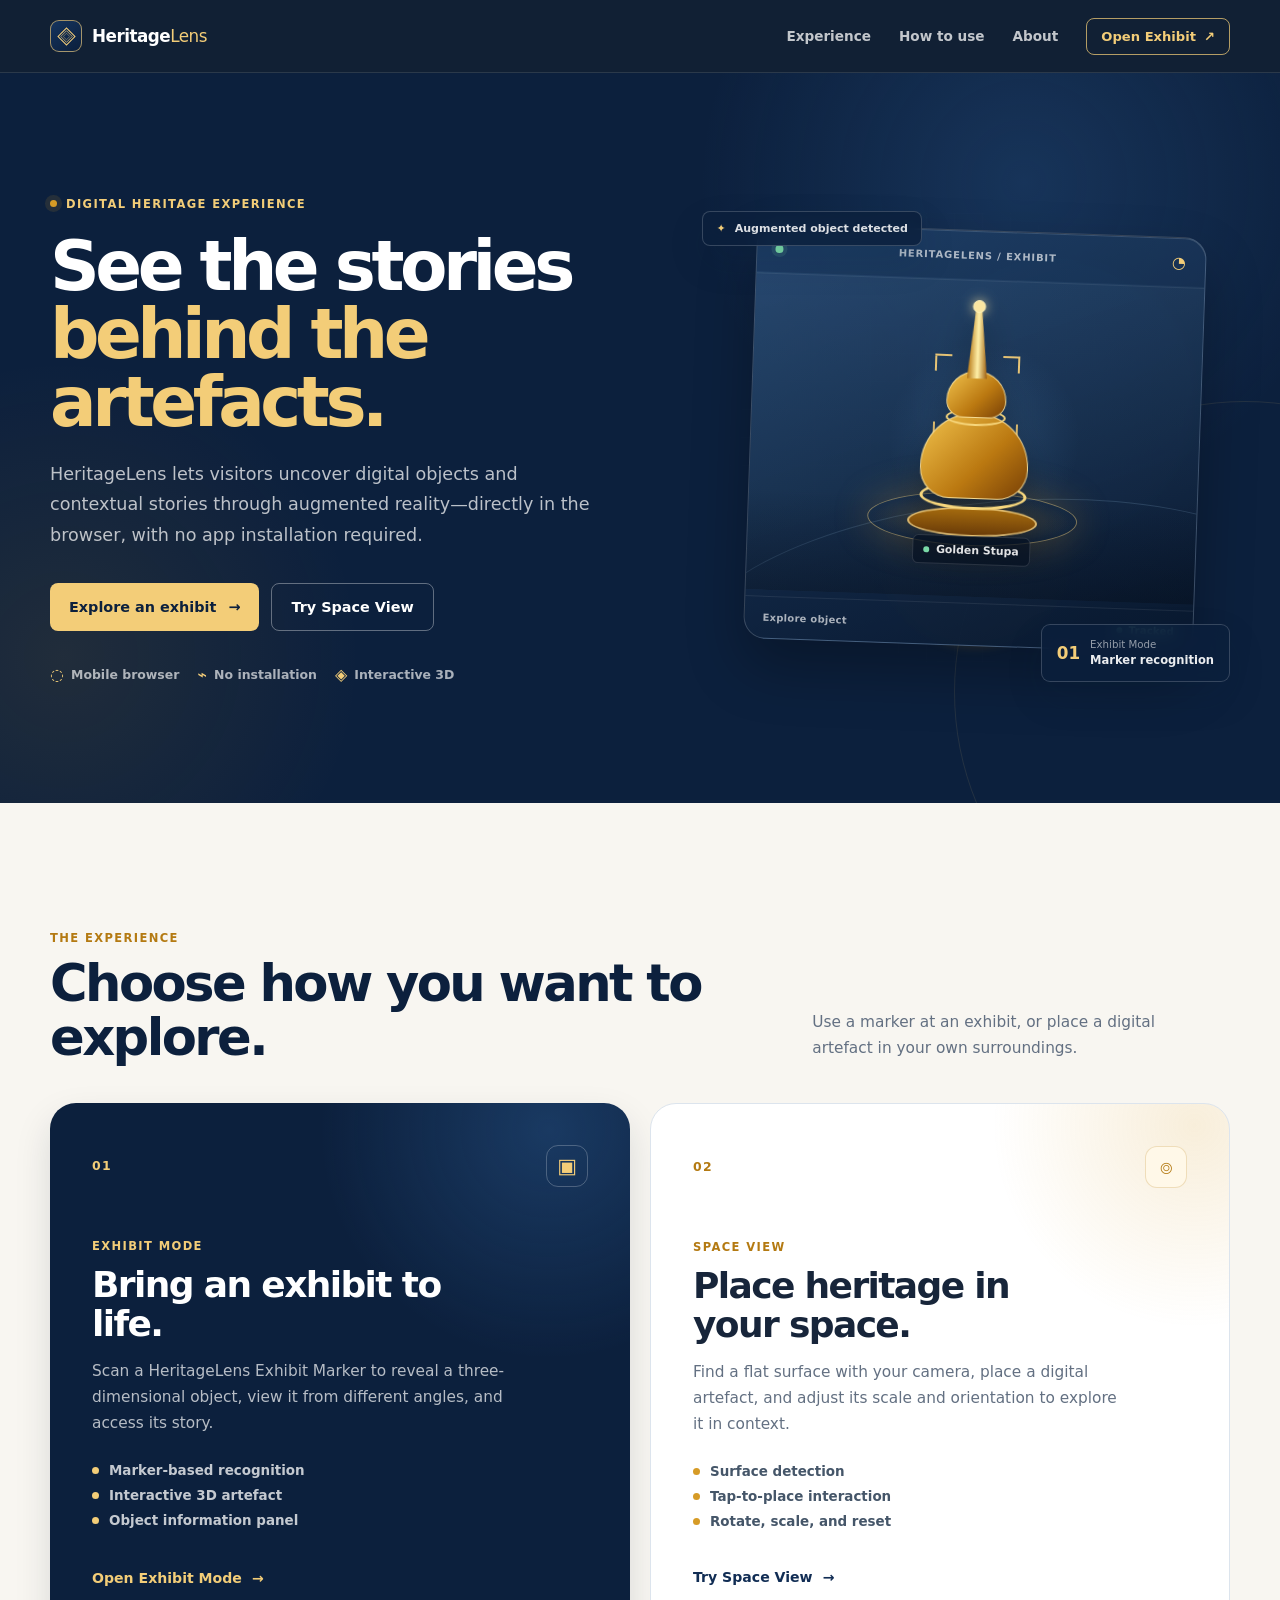
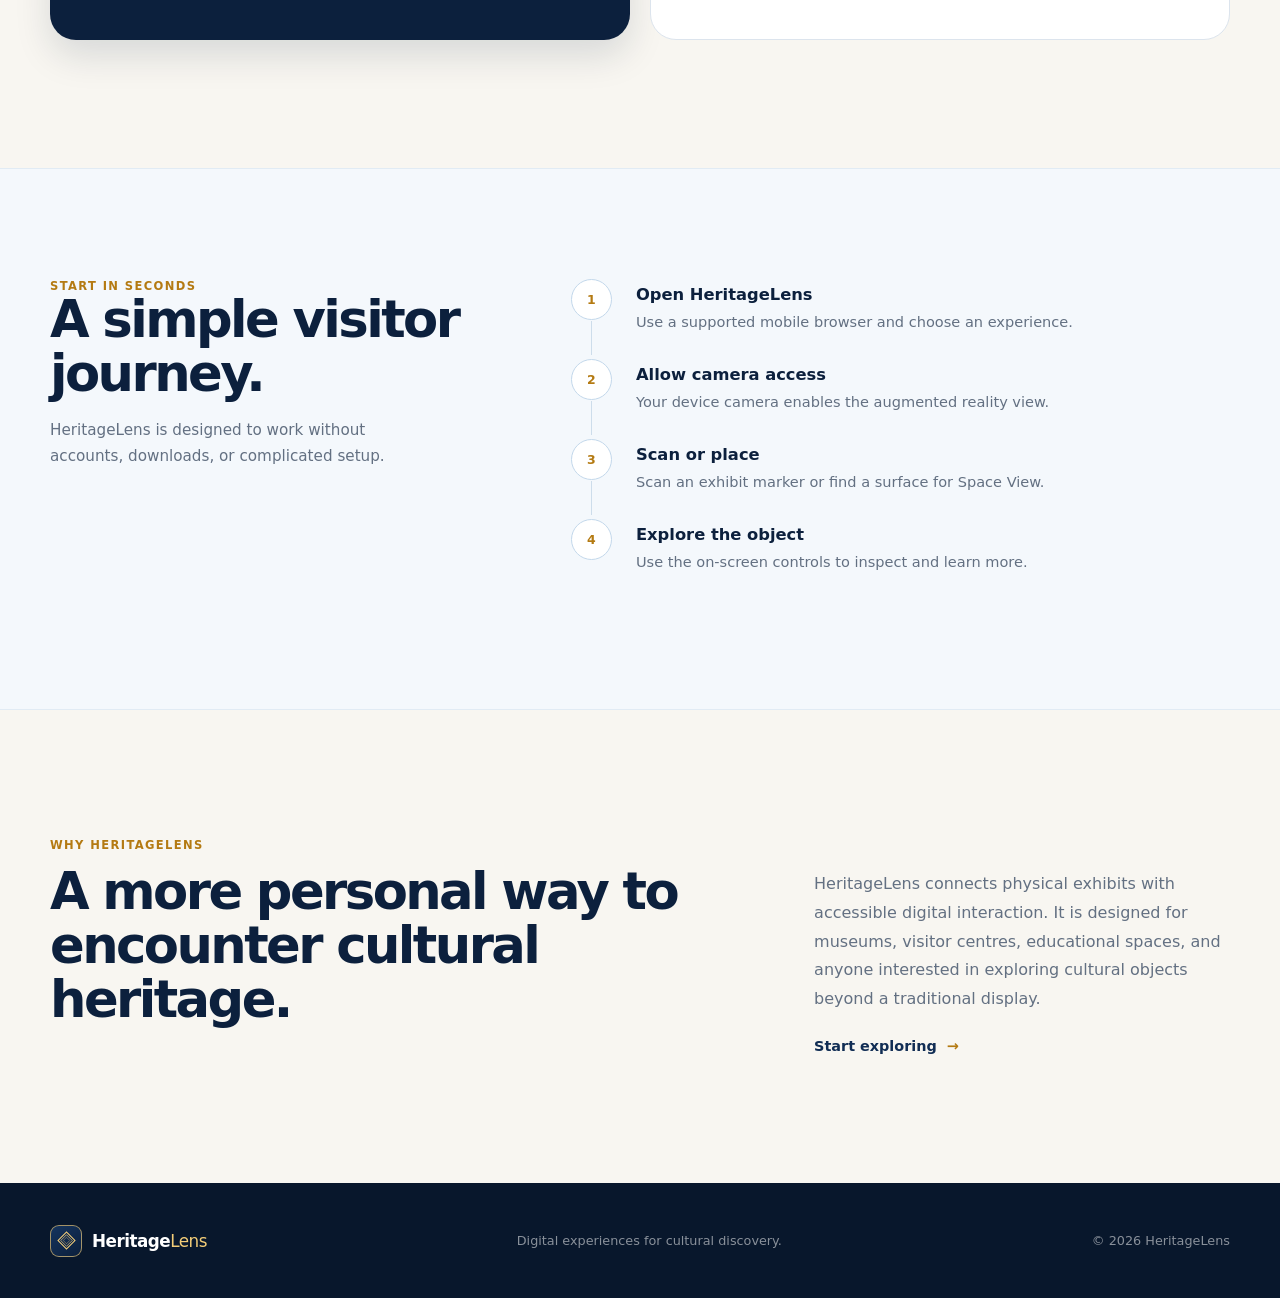
<file: index.html>
<!DOCTYPE html>
<html lang="en">
<head>
  <meta charset="UTF-8" />
  <meta
    name="viewport"
    content="width=device-width, initial-scale=1.0"
  />
  <meta
    name="description"
    content="HeritageLens is a browser-based augmented reality experience for cultural exhibits and heritage exploration."
  />
  <meta name="theme-color" content="#0c203d" />

  <title>HeritageLens | AR Exhibit Experience</title>

  <link rel="stylesheet" href="style.css" />
</head>

<body class="heritage-site">
  <header class="top-navigation">
    <div class="navigation-inner">
      <a class="logo" href="index.html" aria-label="HeritageLens home">
        <span class="logo-symbol" aria-hidden="true">
          <span></span>
          <span></span>
          <span></span>
        </span>

        <span class="logo-text">
          <strong>Heritage</strong><span>Lens</span>
        </span>
      </a>

      <nav class="desktop-navigation" aria-label="Main navigation">
        <a href="#experience">Experience</a>
        <a href="#visitor-flow">How to use</a>
        <a href="#about">About</a>
      </nav>

      <a class="nav-action" href="marker.html">
        Open Exhibit
        <span aria-hidden="true">↗</span>
      </a>
    </div>
  </header>

  <main>
    <!-- =====================================================
         HERO
         ===================================================== -->
    <section class="product-hero">
      <div class="hero-inner">
        <div class="hero-content">
          <p class="product-label">
            <span class="label-dot"></span>
            DIGITAL HERITAGE EXPERIENCE
          </p>

          <h1>
            See the stories
            <span>behind the artefacts.</span>
          </h1>

          <p class="hero-description">
            HeritageLens lets visitors uncover digital objects and contextual
            stories through augmented reality—directly in the browser, with no
            app installation required.
          </p>

          <div class="hero-buttons">
            <a class="button-primary" href="marker.html">
              Explore an exhibit
              <span aria-hidden="true">→</span>
            </a>

            <a class="button-secondary" href="markerless.html">
              Try Space View
            </a>
          </div>

          <div class="capabilities-row" aria-label="Platform capabilities">
            <div class="capability">
              <span class="capability-icon" aria-hidden="true">◌</span>
              <span>Mobile browser</span>
            </div>

            <div class="capability">
              <span class="capability-icon" aria-hidden="true">⌁</span>
              <span>No installation</span>
            </div>

            <div class="capability">
              <span class="capability-icon" aria-hidden="true">◈</span>
              <span>Interactive 3D</span>
            </div>
          </div>
        </div>

        <!-- CSS-only visual preview -->
        <div class="hero-visual" aria-label="Preview of a virtual heritage object in augmented reality">
          <div class="visual-grid"></div>

          <div class="visual-glow visual-glow-one"></div>
          <div class="visual-glow visual-glow-two"></div>

          <div class="ar-device-frame">
            <div class="device-top-bar">
              <span class="camera-dot"></span>
              <span>HERITAGELENS / EXHIBIT</span>
              <span class="signal-icon">◔</span>
            </div>

            <div class="ar-view">
              <div class="ar-reticle">
                <span></span>
                <span></span>
                <span></span>
                <span></span>
              </div>

              <div class="artefact-platform"></div>

              <div class="artefact-preview">
                <div class="preview-base"></div>
                <div class="preview-ring preview-ring-one"></div>
                <div class="preview-dome preview-dome-one"></div>
                <div class="preview-ring preview-ring-two"></div>
                <div class="preview-dome preview-dome-two"></div>
                <div class="preview-spire"></div>
                <div class="preview-orb"></div>
              </div>

              <div class="object-tag">
                <span class="tag-dot"></span>
                Golden Stupa
              </div>
            </div>

            <div class="device-bottom-bar">
              <span>Explore object</span>
              <span class="scan-status">
                <i></i>
                Tracked
              </span>
            </div>
          </div>

          <div class="visual-note visual-note-top">
            <span class="note-icon">✦</span>
            <span>Augmented object detected</span>
          </div>

          <div class="visual-note visual-note-bottom">
            <span>01</span>
            <p>
              Exhibit Mode
              <strong>Marker recognition</strong>
            </p>
          </div>
        </div>
      </div>
    </section>

    <!-- =====================================================
         EXPERIENCE OPTIONS
         ===================================================== -->
    <section id="experience" class="experience-section">
      <div class="section-intro">
        <p class="section-label">THE EXPERIENCE</p>

        <div class="section-heading-row">
          <h2>Choose how you want to explore.</h2>

          <p>
            Use a marker at an exhibit, or place a digital artefact in your
            own surroundings.
          </p>
        </div>
      </div>

      <div class="experience-cards">
        <article class="experience-card experience-card-dark">
          <div class="card-top-row">
            <span class="card-number">01</span>
            <span class="card-icon">▣</span>
          </div>

          <p class="card-eyebrow">EXHIBIT MODE</p>

          <h3>Bring an exhibit to life.</h3>

          <p>
            Scan a HeritageLens Exhibit Marker to reveal a three-dimensional
            object, view it from different angles, and access its story.
          </p>

          <ul class="feature-list">
            <li>Marker-based recognition</li>
            <li>Interactive 3D artefact</li>
            <li>Object information panel</li>
          </ul>

          <a class="card-action card-action-light" href="marker.html">
            Open Exhibit Mode
            <span aria-hidden="true">→</span>
          </a>
        </article>

        <article class="experience-card experience-card-light">
          <div class="card-top-row">
            <span class="card-number">02</span>
            <span class="card-icon card-icon-gold">⌾</span>
          </div>

          <p class="card-eyebrow">SPACE VIEW</p>

          <h3>Place heritage in your space.</h3>

          <p>
            Find a flat surface with your camera, place a digital artefact, and
            adjust its scale and orientation to explore it in context.
          </p>

          <ul class="feature-list">
            <li>Surface detection</li>
            <li>Tap-to-place interaction</li>
            <li>Rotate, scale, and reset</li>
          </ul>

          <a class="card-action card-action-dark" href="markerless.html">
            Try Space View
            <span aria-hidden="true">→</span>
          </a>
        </article>
      </div>
    </section>

    <!-- =====================================================
         VISITOR FLOW
         ===================================================== -->
    <section id="visitor-flow" class="visitor-flow-section">
      <div class="visitor-flow-inner">
        <div class="flow-heading">
          <p class="section-label">START IN SECONDS</p>
          <h2>A simple visitor journey.</h2>
          <p>
            HeritageLens is designed to work without accounts, downloads, or
            complicated setup.
          </p>
        </div>

        <ol class="flow-steps">
          <li>
            <span class="flow-step-number">1</span>
            <div>
              <h3>Open HeritageLens</h3>
              <p>Use a supported mobile browser and choose an experience.</p>
            </div>
          </li>

          <li>
            <span class="flow-step-number">2</span>
            <div>
              <h3>Allow camera access</h3>
              <p>Your device camera enables the augmented reality view.</p>
            </div>
          </li>

          <li>
            <span class="flow-step-number">3</span>
            <div>
              <h3>Scan or place</h3>
              <p>Scan an exhibit marker or find a surface for Space View.</p>
            </div>
          </li>

          <li>
            <span class="flow-step-number">4</span>
            <div>
              <h3>Explore the object</h3>
              <p>Use the on-screen controls to inspect and learn more.</p>
            </div>
          </li>
        </ol>
      </div>
    </section>

    <!-- =====================================================
         ABOUT
         ===================================================== -->
    <section id="about" class="about-product-section">
      <div class="about-product-inner">
        <p class="section-label">WHY HERITAGELENS</p>

        <div class="about-grid">
          <h2>
            A more personal way to encounter cultural heritage.
          </h2>

          <div>
            <p>
              HeritageLens connects physical exhibits with accessible digital
              interaction. It is designed for museums, visitor centres,
              educational spaces, and anyone interested in exploring cultural
              objects beyond a traditional display.
            </p>

            <a class="about-link" href="marker.html">
              Start exploring
              <span aria-hidden="true">→</span>
            </a>
          </div>
        </div>
      </div>
    </section>
  </main>

  <footer class="product-footer">
    <div class="footer-inner">
      <a class="logo footer-logo" href="index.html" aria-label="HeritageLens home">
        <span class="logo-symbol" aria-hidden="true">
          <span></span>
          <span></span>
          <span></span>
        </span>

        <span class="logo-text">
          <strong>Heritage</strong><span>Lens</span>
        </span>
      </a>

      <p>Digital experiences for cultural discovery.</p>

      <p>© 2026 HeritageLens</p>
    </div>
  </footer>
</body>
</html>
</file>
<file: style.css>
/* =========================================================
   HERITAGELENS
   Product landing page UI
   ========================================================= */

:root {
  --navy-950: #08172c;
  --navy-900: #0c203d;
  --navy-800: #112d54;
  --navy-700: #1b4779;
  --blue-600: #2f75bd;
  --blue-100: #e9f2fb;
  --blue-50: #f4f8fc;
  --gold-600: #b47a12;
  --gold-500: #d69b26;
  --gold-300: #f3cd78;
  --cream: #f8f6f1;
  --white: #ffffff;
  --ink: #17253a;
  --muted: #637082;
  --line: #dce4ed;
  --dark-line: rgba(255, 255, 255, 0.14);
  --shadow-soft: 0 20px 60px rgba(11, 31, 59, 0.11);
  --shadow-card: 0 16px 36px rgba(10, 28, 52, 0.13);
  --radius-large: 26px;
  --radius-medium: 16px;
  --radius-small: 10px;
}

* {
  box-sizing: border-box;
}

html {
  scroll-behavior: smooth;
}

body {
  min-width: 320px;
  margin: 0;
  background: var(--cream);
  color: var(--ink);
  font-family:
    Inter, ui-sans-serif, system-ui, -apple-system, BlinkMacSystemFont,
    "Segoe UI", sans-serif;
}

a {
  color: inherit;
}

/* =========================================================
   TOP NAVIGATION
   ========================================================= */

.top-navigation {
  position: sticky;
  z-index: 100;
  top: 0;
  border-bottom: 1px solid rgba(255, 255, 255, 0.11);
  background: rgba(8, 23, 44, 0.96);
  backdrop-filter: blur(14px);
}

.navigation-inner {
  width: min(100% - 40px, 1180px);
  min-height: 72px;
  margin: 0 auto;
  display: flex;
  align-items: center;
  justify-content: space-between;
  gap: 28px;
}

.logo {
  display: inline-flex;
  align-items: center;
  gap: 10px;
  color: var(--white);
  text-decoration: none;
}

.logo-symbol {
  position: relative;
  display: flex;
  width: 32px;
  height: 32px;
  align-items: center;
  justify-content: center;
  overflow: hidden;
  border: 1px solid rgba(243, 205, 120, 0.65);
  border-radius: 9px;
  background: linear-gradient(145deg, #15345e, #0b1f3c);
}

.logo-symbol span {
  position: absolute;
  display: block;
  width: 13px;
  height: 13px;
  border: 1.5px solid var(--gold-300);
  transform: rotate(45deg);
}

.logo-symbol span:nth-child(1) {
  transform: rotate(45deg) scale(0.38);
}

.logo-symbol span:nth-child(2) {
  transform: rotate(45deg) scale(0.68);
}

.logo-symbol span:nth-child(3) {
  transform: rotate(45deg) scale(1);
}

.logo-text {
  font-size: 1.05rem;
  letter-spacing: -0.03em;
}

.logo-text strong {
  font-weight: 780;
}

.logo-text span {
  color: var(--gold-300);
  font-weight: 500;
}

.desktop-navigation {
  display: flex;
  align-items: center;
  gap: 28px;
  margin-left: auto;
}

.desktop-navigation a {
  color: rgba(255, 255, 255, 0.75);
  font-size: 0.85rem;
  font-weight: 650;
  text-decoration: none;
  transition: color 0.2s ease;
}

.desktop-navigation a:hover {
  color: var(--gold-300);
}

.nav-action {
  display: inline-flex;
  align-items: center;
  gap: 8px;
  padding: 10px 14px;
  border: 1px solid rgba(243, 205, 120, 0.72);
  border-radius: 8px;
  color: var(--gold-300);
  font-size: 0.82rem;
  font-weight: 760;
  text-decoration: none;
  transition: background 0.2s ease, color 0.2s ease;
}

.nav-action:hover {
  background: var(--gold-300);
  color: var(--navy-900);
}

/* =========================================================
   HERO
   ========================================================= */

.product-hero {
  position: relative;
  overflow: hidden;
  background:
    radial-gradient(circle at 80% 15%, rgba(56, 111, 174, 0.25), transparent 27%),
    radial-gradient(circle at 5% 80%, rgba(214, 155, 38, 0.1), transparent 22%),
    var(--navy-900);
}

.product-hero::after {
  position: absolute;
  right: -20%;
  bottom: -180px;
  width: 580px;
  height: 580px;
  border: 1px solid rgba(243, 205, 120, 0.1);
  border-radius: 50%;
  content: "";
}

.hero-inner {
  position: relative;
  z-index: 1;
  width: min(100% - 40px, 1180px);
  min-height: 650px;
  margin: 0 auto;
  display: grid;
  grid-template-columns: minmax(0, 0.96fr) minmax(420px, 0.9fr);
  align-items: center;
  gap: clamp(40px, 7vw, 100px);
  padding: clamp(62px, 9vw, 116px) 0;
}

.hero-content {
  max-width: 585px;
}

.product-label,
.section-label,
.card-eyebrow {
  margin: 0;
  font-size: 0.72rem;
  font-weight: 800;
  letter-spacing: 0.12em;
  text-transform: uppercase;
}

.product-label {
  display: inline-flex;
  align-items: center;
  gap: 9px;
  color: var(--gold-300);
}

.label-dot {
  width: 7px;
  height: 7px;
  border-radius: 50%;
  background: var(--gold-500);
  box-shadow: 0 0 0 5px rgba(214, 155, 38, 0.12);
}

.hero-content h1 {
  max-width: 650px;
  margin: 22px 0 22px;
  color: var(--white);
  font-size: clamp(2.75rem, 5.4vw, 5.3rem);
  font-weight: 720;
  letter-spacing: -0.065em;
  line-height: 0.98;
}

.hero-content h1 span {
  display: block;
  color: var(--gold-300);
}

.hero-description {
  max-width: 545px;
  margin: 0;
  color: rgba(255, 255, 255, 0.72);
  font-size: clamp(1rem, 1.5vw, 1.1rem);
  line-height: 1.75;
}

.hero-buttons {
  display: flex;
  flex-wrap: wrap;
  gap: 12px;
  margin-top: 32px;
}

.button-primary,
.button-secondary {
  display: inline-flex;
  min-height: 48px;
  align-items: center;
  justify-content: center;
  gap: 12px;
  padding: 13px 19px;
  border-radius: 8px;
  font-size: 0.9rem;
  font-weight: 760;
  text-decoration: none;
  transition: transform 0.18s ease, background 0.18s ease, color 0.18s ease;
}

.button-primary {
  background: var(--gold-300);
  color: var(--navy-900);
}

.button-primary:hover {
  background: #ffe4a0;
  transform: translateY(-2px);
}

.button-secondary {
  border: 1px solid rgba(255, 255, 255, 0.35);
  color: var(--white);
}

.button-secondary:hover {
  border-color: var(--gold-300);
  color: var(--gold-300);
  transform: translateY(-2px);
}

.capabilities-row {
  display: flex;
  flex-wrap: wrap;
  gap: 18px;
  margin-top: 34px;
}

.capability {
  display: inline-flex;
  align-items: center;
  gap: 7px;
  color: rgba(255, 255, 255, 0.65);
  font-size: 0.78rem;
  font-weight: 620;
}

.capability-icon {
  color: var(--gold-300);
  font-size: 1rem;
}

/* =========================================================
   CSS-ONLY AR VISUAL
   ========================================================= */

.hero-visual {
  position: relative;
  min-height: 500px;
}

.visual-grid {
  position: absolute;
  inset: 25px 0 25px 0;
  border-radius: 24px;
  background-image:
    linear-gradient(rgba(255, 255, 255, 0.045) 1px, transparent 1px),
    linear-gradient(90deg, rgba(255, 255, 255, 0.045) 1px, transparent 1px);
  background-size: 28px 28px;
  mask-image: radial-gradient(circle at center, black 20%, transparent 72%);
}

.visual-glow {
  position: absolute;
  border-radius: 50%;
  filter: blur(5px);
}

.visual-glow-one {
  top: 70px;
  right: 35px;
  width: 280px;
  height: 280px;
  background: rgba(57, 117, 192, 0.22);
}

.visual-glow-two {
  right: 160px;
  bottom: 40px;
  width: 190px;
  height: 190px;
  background: rgba(214, 155, 38, 0.16);
}

.ar-device-frame {
  position: absolute;
  top: 42px;
  right: 30px;
  bottom: 42px;
  left: 48px;
  overflow: hidden;
  border: 1px solid rgba(255, 255, 255, 0.18);
  border-radius: 22px;
  background:
    linear-gradient(160deg, rgba(31, 64, 104, 0.92), rgba(9, 24, 46, 0.96));
  box-shadow:
    0 28px 56px rgba(0, 0, 0, 0.28),
    inset 0 1px 0 rgba(255, 255, 255, 0.14);
  transform: rotate(2deg);
}

.device-top-bar,
.device-bottom-bar {
  position: absolute;
  right: 0;
  left: 0;
  display: flex;
  align-items: center;
  justify-content: space-between;
  padding: 15px 18px;
  color: rgba(255, 255, 255, 0.65);
  font-size: 0.62rem;
  font-weight: 800;
  letter-spacing: 0.09em;
}

.device-top-bar {
  top: 0;
  border-bottom: 1px solid rgba(255, 255, 255, 0.08);
}

.device-bottom-bar {
  bottom: 0;
  border-top: 1px solid rgba(255, 255, 255, 0.08);
  letter-spacing: 0.03em;
}

.camera-dot {
  width: 8px;
  height: 8px;
  border-radius: 50%;
  background: #79d8a6;
  box-shadow: 0 0 0 4px rgba(121, 216, 166, 0.12);
}

.signal-icon {
  color: var(--gold-300);
  font-size: 1rem;
}

.ar-view {
  position: absolute;
  top: 48px;
  right: 0;
  bottom: 48px;
  left: 0;
  overflow: hidden;
  background:
    radial-gradient(circle at 52% 50%, rgba(103, 172, 230, 0.17), transparent 34%),
    linear-gradient(155deg, rgba(81, 123, 165, 0.2), rgba(8, 21, 40, 0.18));
}

.ar-view::before {
  position: absolute;
  bottom: -55%;
  left: -15%;
  width: 145%;
  height: 85%;
  border: 1px solid rgba(154, 197, 231, 0.18);
  border-radius: 50%;
  content: "";
  transform: rotate(-7deg);
}

.ar-view::after {
  position: absolute;
  right: 0;
  bottom: 0;
  left: 0;
  height: 32%;
  background: linear-gradient(180deg, transparent, rgba(3, 11, 23, 0.35));
  content: "";
}

.ar-reticle {
  position: absolute;
  z-index: 2;
  top: 24%;
  left: 50%;
  width: 85px;
  height: 85px;
  transform: translateX(-50%);
}

.ar-reticle span {
  position: absolute;
  width: 17px;
  height: 17px;
  border-color: rgba(243, 205, 120, 0.95);
  border-style: solid;
}

.ar-reticle span:nth-child(1) {
  top: 0;
  left: 0;
  border-width: 2px 0 0 2px;
}

.ar-reticle span:nth-child(2) {
  top: 0;
  right: 0;
  border-width: 2px 2px 0 0;
}

.ar-reticle span:nth-child(3) {
  bottom: 0;
  left: 0;
  border-width: 0 0 2px 2px;
}

.ar-reticle span:nth-child(4) {
  right: 0;
  bottom: 0;
  border-width: 0 2px 2px 0;
}

.artefact-platform {
  position: absolute;
  z-index: 2;
  bottom: 16%;
  left: 50%;
  width: 210px;
  height: 54px;
  border: 1px solid rgba(243, 205, 120, 0.48);
  border-radius: 50%;
  background: radial-gradient(ellipse, rgba(214, 155, 38, 0.3), rgba(214, 155, 38, 0.02) 68%);
  box-shadow: 0 0 38px rgba(214, 155, 38, 0.28);
  transform: translateX(-50%);
}

.artefact-preview {
  position: absolute;
  z-index: 3;
  bottom: 19%;
  left: 50%;
  width: 174px;
  height: 246px;
  filter: drop-shadow(0 20px 16px rgba(0, 0, 0, 0.34));
  transform: translateX(-50%);
}

.preview-base {
  position: absolute;
  bottom: 0;
  left: 50%;
  width: 130px;
  height: 30px;
  border: 2px solid rgba(255, 229, 157, 0.68);
  border-radius: 50%;
  background: linear-gradient(180deg, #a56b0e, #6b3c08);
  transform: translateX(-50%);
}

.preview-ring {
  position: absolute;
  left: 50%;
  border: 3px solid #f7d77d;
  border-radius: 50%;
  transform: translateX(-50%);
}

.preview-ring-one {
  bottom: 27px;
  width: 107px;
  height: 28px;
}

.preview-dome {
  position: absolute;
  left: 50%;
  border: 1px solid rgba(255, 240, 180, 0.76);
  background: linear-gradient(135deg, #f1c34d 0%, #bb7911 58%, #784006 100%);
  transform: translateX(-50%);
}

.preview-dome-one {
  bottom: 38px;
  width: 108px;
  height: 86px;
  border-radius: 54px 54px 30px 30px;
}

.preview-ring-two {
  bottom: 111px;
  width: 60px;
  height: 17px;
  border-width: 2px;
}

.preview-dome-two {
  bottom: 119px;
  width: 60px;
  height: 47px;
  border-radius: 35px 35px 20px 20px;
}

.preview-spire {
  position: absolute;
  bottom: 158px;
  left: 50%;
  width: 20px;
  height: 70px;
  background: linear-gradient(90deg, #b47411, #fff0a8 50%, #9a5a0a);
  clip-path: polygon(35% 0, 65% 0, 100% 100%, 0 100%);
  transform: translateX(-50%);
}

.preview-orb {
  position: absolute;
  bottom: 224px;
  left: 50%;
  width: 13px;
  height: 13px;
  border: 1px solid #fff2b8;
  border-radius: 50%;
  background: #fbe6a1;
  box-shadow: 0 0 12px rgba(255, 232, 161, 0.8);
  transform: translateX(-50%);
}

.object-tag {
  position: absolute;
  z-index: 4;
  bottom: 10%;
  left: 50%;
  display: inline-flex;
  align-items: center;
  gap: 7px;
  padding: 7px 10px;
  border: 1px solid rgba(255, 255, 255, 0.13);
  border-radius: 6px;
  background: rgba(5, 17, 34, 0.68);
  color: rgba(255, 255, 255, 0.88);
  font-size: 0.68rem;
  font-weight: 720;
  transform: translateX(-50%);
  white-space: nowrap;
}

.tag-dot {
  width: 6px;
  height: 6px;
  border-radius: 50%;
  background: #79d8a6;
}

.scan-status {
  display: inline-flex;
  align-items: center;
  gap: 6px;
  color: #9ce4b9;
}

.scan-status i {
  display: block;
  width: 6px;
  height: 6px;
  border-radius: 50%;
  background: #79d8a6;
}

.visual-note {
  position: absolute;
  z-index: 5;
  border: 1px solid rgba(255, 255, 255, 0.18);
  background: rgba(12, 32, 61, 0.83);
  box-shadow: var(--shadow-card);
  color: rgba(255, 255, 255, 0.86);
  backdrop-filter: blur(8px);
}

.visual-note-top {
  top: 23px;
  left: 0;
  display: flex;
  align-items: center;
  gap: 9px;
  padding: 10px 13px;
  border-radius: 8px;
  font-size: 0.69rem;
  font-weight: 670;
}

.note-icon {
  color: var(--gold-300);
}

.visual-note-bottom {
  right: 0;
  bottom: 7px;
  display: flex;
  align-items: center;
  gap: 10px;
  padding: 12px 15px;
  border-radius: 9px;
}

.visual-note-bottom > span {
  color: var(--gold-300);
  font-size: 1.05rem;
  font-weight: 800;
}

.visual-note-bottom p {
  margin: 0;
  color: rgba(255, 255, 255, 0.56);
  font-size: 0.64rem;
  line-height: 1.45;
}

.visual-note-bottom strong {
  display: block;
  color: rgba(255, 255, 255, 0.92);
  font-size: 0.72rem;
}

/* =========================================================
   EXPERIENCE CARDS
   ========================================================= */

.experience-section {
  width: min(100% - 40px, 1180px);
  margin: 0 auto;
  padding: clamp(72px, 10vw, 130px) 0;
}

.section-intro {
  margin-bottom: 38px;
}

.section-label {
  color: var(--gold-600);
}

.section-heading-row {
  display: grid;
  grid-template-columns: minmax(0, 1fr) minmax(260px, 0.58fr);
  align-items: end;
  gap: 42px;
  margin-top: 12px;
}

.section-heading-row h2,
.flow-heading h2,
.about-grid h2 {
  margin: 0;
  color: var(--navy-900);
  font-size: clamp(2rem, 4vw, 3.35rem);
  font-weight: 720;
  letter-spacing: -0.05em;
  line-height: 1.05;
}

.section-heading-row > p {
  max-width: 400px;
  margin: 0 0 4px;
  color: var(--muted);
  font-size: 0.96rem;
  line-height: 1.7;
}

.experience-cards {
  display: grid;
  grid-template-columns: repeat(2, minmax(0, 1fr));
  gap: 20px;
}

.experience-card {
  min-height: 460px;
  padding: clamp(26px, 4vw, 42px);
  display: flex;
  flex-direction: column;
  border-radius: var(--radius-large);
}

.experience-card-dark {
  background:
    radial-gradient(circle at 86% 5%, rgba(60, 124, 195, 0.28), transparent 32%),
    var(--navy-900);
  color: var(--white);
  box-shadow: var(--shadow-card);
}

.experience-card-light {
  border: 1px solid var(--line);
  background:
    radial-gradient(circle at 94% 4%, rgba(214, 155, 38, 0.17), transparent 27%),
    var(--white);
  color: var(--ink);
}

.card-top-row {
  display: flex;
  align-items: center;
  justify-content: space-between;
}

.card-number {
  color: var(--gold-300);
  font-size: 0.78rem;
  font-weight: 800;
  letter-spacing: 0.1em;
}

.experience-card-light .card-number {
  color: var(--gold-600);
}

.card-icon {
  display: grid;
  width: 42px;
  height: 42px;
  place-items: center;
  border: 1px solid rgba(255, 255, 255, 0.23);
  border-radius: 12px;
  color: var(--gold-300);
  font-size: 1.3rem;
}

.card-icon-gold {
  border-color: rgba(180, 122, 18, 0.22);
  background: #fff8e8;
  color: var(--gold-600);
}

.card-eyebrow {
  margin-top: 52px;
  color: var(--gold-300);
}

.experience-card-light .card-eyebrow {
  color: var(--gold-600);
}

.experience-card h3 {
  max-width: 400px;
  margin: 13px 0 14px;
  font-size: clamp(1.6rem, 3vw, 2.25rem);
  font-weight: 700;
  letter-spacing: -0.045em;
  line-height: 1.08;
}

.experience-card > p:not(.card-eyebrow) {
  max-width: 430px;
  margin: 0;
  color: rgba(255, 255, 255, 0.7);
  font-size: 0.96rem;
  line-height: 1.7;
}

.experience-card-light > p:not(.card-eyebrow) {
  color: var(--muted);
}

.feature-list {
  display: grid;
  gap: 10px;
  margin: 27px 0 28px;
  padding: 0;
  list-style: none;
}

.feature-list li {
  display: flex;
  align-items: center;
  gap: 10px;
  color: rgba(255, 255, 255, 0.76);
  font-size: 0.84rem;
  font-weight: 600;
}

.experience-card-light .feature-list li {
  color: #455669;
}

.feature-list li::before {
  width: 7px;
  height: 7px;
  flex: 0 0 7px;
  border-radius: 50%;
  background: var(--gold-300);
  content: "";
}

.experience-card-light .feature-list li::before {
  background: var(--gold-500);
}

.card-action {
  display: inline-flex;
  width: fit-content;
  align-items: center;
  gap: 10px;
  margin-top: auto;
  padding: 12px 0;
  font-size: 0.88rem;
  font-weight: 780;
  text-decoration: none;
}

.card-action-light {
  color: var(--gold-300);
}

.card-action-dark {
  color: var(--navy-800);
}

.card-action span {
  transition: transform 0.18s ease;
}

.card-action:hover span {
  transform: translateX(4px);
}

/* =========================================================
   VISITOR FLOW
   ========================================================= */

.visitor-flow-section {
  background: var(--blue-50);
  border-top: 1px solid #e1ebf4;
  border-bottom: 1px solid #e1ebf4;
}

.visitor-flow-inner {
  width: min(100% - 40px, 1180px);
  margin: 0 auto;
  display: grid;
  grid-template-columns: minmax(260px, 0.72fr) minmax(0, 1.1fr);
  gap: clamp(40px, 7vw, 100px);
  padding: clamp(70px, 9vw, 110px) 0;
}

.flow-heading > p:last-child {
  max-width: 380px;
  margin: 18px 0 0;
  color: var(--muted);
  font-size: 0.95rem;
  line-height: 1.7;
}

.flow-steps {
  margin: 0;
  padding: 0;
  list-style: none;
}

.flow-steps li {
  display: grid;
  grid-template-columns: 45px minmax(0, 1fr);
  gap: 20px;
  padding: 0 0 25px;
}

.flow-steps li:not(:last-child) {
  position: relative;
}

.flow-steps li:not(:last-child)::before {
  position: absolute;
  top: 42px;
  bottom: 4px;
  left: 20px;
  width: 1px;
  background: #cdddeb;
  content: "";
}

.flow-step-number {
  display: grid;
  width: 41px;
  height: 41px;
  place-items: center;
  border: 1px solid #c3d8eb;
  border-radius: 50%;
  background: var(--white);
  color: var(--gold-600);
  font-size: 0.78rem;
  font-weight: 800;
}

.flow-steps h3 {
  margin: 6px 0 6px;
  color: var(--navy-900);
  font-size: 1.02rem;
}

.flow-steps p {
  margin: 0;
  color: var(--muted);
  font-size: 0.91rem;
  line-height: 1.65;
}

/* =========================================================
   ABOUT + FOOTER
   ========================================================= */

.about-product-section {
  background: var(--cream);
}

.about-product-inner {
  width: min(100% - 40px, 1180px);
  margin: 0 auto;
  padding: clamp(74px, 10vw, 130px) 0;
}

.about-grid {
  display: grid;
  grid-template-columns: minmax(0, 1.05fr) minmax(260px, 0.66fr);
  gap: clamp(42px, 8vw, 120px);
  margin-top: 13px;
}

.about-grid > div > p {
  margin: 5px 0 0;
  color: var(--muted);
  font-size: 1rem;
  line-height: 1.8;
}

.about-link {
  display: inline-flex;
  align-items: center;
  gap: 10px;
  margin-top: 24px;
  color: var(--navy-800);
  font-size: 0.9rem;
  font-weight: 780;
  text-decoration: none;
}

.about-link span {
  color: var(--gold-600);
  transition: transform 0.18s ease;
}

.about-link:hover span {
  transform: translateX(4px);
}

.product-footer {
  background: var(--navy-950);
}

.footer-inner {
  width: min(100% - 40px, 1180px);
  min-height: 115px;
  margin: 0 auto;
  display: flex;
  align-items: center;
  justify-content: space-between;
  gap: 25px;
  color: rgba(255, 255, 255, 0.52);
  font-size: 0.8rem;
}

.footer-inner p {
  margin: 0;
}

.footer-logo {
  flex-shrink: 0;
}

/* =========================================================
   RESPONSIVE DESIGN
   ========================================================= */

@media (max-width: 900px) {
  .hero-inner {
    min-height: auto;
    grid-template-columns: 1fr;
    padding-top: 70px;
  }

  .hero-content {
    max-width: 680px;
  }

  .hero-visual {
    width: min(100%, 570px);
    min-height: 470px;
    margin: 0 auto;
  }

  .section-heading-row,
  .visitor-flow-inner,
  .about-grid {
    grid-template-columns: 1fr;
    gap: 22px;
  }

  .section-heading-row > p {
    max-width: 600px;
  }

  .visitor-flow-inner {
    gap: 44px;
  }
}

@media (max-width: 680px) {
  .navigation-inner,
  .hero-inner,
  .experience-section,
  .visitor-flow-inner,
  .about-product-inner,
  .footer-inner {
    width: min(100% - 28px, 1180px);
  }

  .navigation-inner {
    min-height: 64px;
  }

  .desktop-navigation {
    display: none;
  }

  .nav-action {
    margin-left: auto;
    padding: 8px 10px;
    font-size: 0.75rem;
  }

  .hero-content h1 {
    font-size: clamp(2.55rem, 13vw, 4.2rem);
  }

  .hero-buttons {
    flex-direction: column;
  }

  .button-primary,
  .button-secondary {
    width: 100%;
  }

  .capabilities-row {
    gap: 12px 16px;
  }

  .hero-visual {
    min-height: 390px;
  }

  .ar-device-frame {
    top: 34px;
    right: 10px;
    bottom: 34px;
    left: 18px;
  }

  .visual-note-top {
    top: 12px;
    left: 0;
    max-width: 195px;
  }

  .visual-note-bottom {
    right: 0;
    bottom: 0;
  }

  .artefact-preview {
    transform: translateX(-50%) scale(0.86);
    transform-origin: bottom center;
  }

  .experience-cards {
    grid-template-columns: 1fr;
  }

  .experience-card {
    min-height: 420px;
  }

  .card-eyebrow {
    margin-top: 38px;
  }

  .footer-inner {
    min-height: auto;
    align-items: flex-start;
    flex-direction: column;
    padding: 30px 0;
    gap: 14px;
  }
}

@media (max-width: 390px) {
  .nav-action {
    font-size: 0;
  }

  .nav-action span {
    font-size: 1rem;
  }

  .logo-text {
    font-size: 0.98rem;
  }

  .capability {
    font-size: 0.73rem;
  }
}


/* =========================================================
   HERITAGELENS SPACE VIEW
   Markerless WebXR interface
   ========================================================= */

.space-view-page {
  min-height: 100vh;
  overflow: hidden;
  background: #09182d;
  color: #ffffff;
}

.space-view-page canvas {
  position: fixed;
  z-index: 1;
  inset: 0;
  display: block;
}

.space-topbar {
  position: fixed;
  z-index: 20;
  top: 0;
  right: 0;
  left: 0;
  min-height: 66px;
  display: flex;
  align-items: center;
  justify-content: space-between;
  padding: 12px max(18px, env(safe-area-inset-left)) 12px max(18px, env(safe-area-inset-right));
  border-bottom: 1px solid rgba(255, 255, 255, 0.12);
  background: linear-gradient(to bottom, rgba(5, 16, 31, 0.92), rgba(5, 16, 31, 0.3));
  pointer-events: auto;
}

.space-brand {
  display: inline-flex;
  align-items: center;
  gap: 9px;
  color: #ffffff;
  text-decoration: none;
}

.space-brand-mark {
  display: grid;
  width: 33px;
  height: 33px;
  place-items: center;
  border: 1px solid rgba(243, 205, 120, 0.65);
  border-radius: 8px;
  background: #102c51;
  color: #f3cd78;
  font-size: 0.7rem;
  font-weight: 900;
}

.space-brand strong,
.space-brand small {
  display: block;
}

.space-brand strong {
  font-size: 0.88rem;
}

.space-brand small {
  margin-top: 1px;
  color: rgba(255, 255, 255, 0.62);
  font-size: 0.66rem;
  font-weight: 700;
  letter-spacing: 0.06em;
  text-transform: uppercase;
}

.space-home-link {
  padding: 8px 11px;
  border: 1px solid rgba(255, 255, 255, 0.26);
  border-radius: 7px;
  color: #ffffff;
  font-size: 0.78rem;
  font-weight: 750;
  text-decoration: none;
}

.space-main {
  position: relative;
  z-index: 10;
  min-height: 100vh;
  pointer-events: none;
}

.space-panel {
  position: fixed;
  z-index: 30;
  top: 50%;
  left: 50%;
  width: min(calc(100% - 36px), 500px);
  padding: clamp(26px, 6vw, 40px);
  border: 1px solid rgba(255, 255, 255, 0.18);
  border-radius: 18px;
  background:
    radial-gradient(circle at top right, rgba(214, 155, 38, 0.16), transparent 35%),
    rgba(9, 24, 45, 0.96);
  box-shadow: 0 22px 60px rgba(0, 0, 0, 0.35);
  color: #ffffff;
  transform: translate(-50%, -50%);
  pointer-events: auto;
}

.space-panel[hidden] {
  display: none;
}

.space-eyebrow {
  margin: 0 0 12px;
  color: #f3cd78;
  font-size: 0.7rem;
  font-weight: 850;
  letter-spacing: 0.11em;
  text-transform: uppercase;
}

.space-panel h1 {
  margin: 0;
  color: #ffffff;
  font-size: clamp(2rem, 8vw, 3.1rem);
  letter-spacing: -0.055em;
  line-height: 1.02;
}

.space-panel > p:not(.space-eyebrow) {
  margin: 18px 0 0;
  color: rgba(255, 255, 255, 0.74);
  font-size: 0.96rem;
  line-height: 1.7;
}

.space-requirements {
  display: flex;
  flex-wrap: wrap;
  gap: 8px;
  margin: 25px 0;
}

.space-requirements span {
  padding: 7px 9px;
  border: 1px solid rgba(255, 255, 255, 0.16);
  border-radius: 99px;
  color: rgba(255, 255, 255, 0.7);
  font-size: 0.72rem;
  font-weight: 700;
}

.space-primary-button,
.space-secondary-link {
  pointer-events: auto;
}

.space-primary-button {
  display: inline-flex;
  width: 100%;
  min-height: 49px;
  align-items: center;
  justify-content: center;
  gap: 10px;
  border: none;
  border-radius: 8px;
  background: #f3cd78;
  color: #0c203d;
  cursor: pointer;
  font-size: 0.9rem;
  font-weight: 850;
  text-decoration: none;
}

.space-primary-button:disabled {
  cursor: wait;
  opacity: 0.7;
}

.space-secondary-link {
  display: block;
  margin-top: 17px;
  color: rgba(255, 255, 255, 0.74);
  font-size: 0.8rem;
  font-weight: 700;
  text-align: center;
  text-decoration: none;
}

.space-secondary-link:hover {
  color: #f3cd78;
}

.space-status {
  position: fixed;
  z-index: 25;
  top: 84px;
  left: 50%;
  width: min(calc(100% - 36px), 440px);
  margin: 0;
  padding: 11px 14px;
  border: 1px solid rgba(255, 255, 255, 0.17);
  border-radius: 10px;
  background: rgba(5, 16, 31, 0.72);
  color: #ffffff;
  font-size: 0.82rem;
  font-weight: 650;
  line-height: 1.4;
  text-align: center;
  transform: translateX(-50%);
  backdrop-filter: blur(8px);
}

.space-controls {
  position: fixed;
  z-index: 25;
  right: 16px;
  bottom: max(18px, env(safe-area-inset-bottom));
  left: 16px;
  display: grid;
  grid-template-columns: repeat(5, minmax(0, 1fr));
  gap: 7px;
  pointer-events: auto;
}

.space-controls[hidden] {
  display: none;
}

.space-control {
  min-height: 47px;
  padding: 8px 6px;
  border: 1px solid rgba(255, 255, 255, 0.24);
  border-radius: 8px;
  background: rgba(9, 24, 45, 0.9);
  color: #ffffff;
  cursor: pointer;
  font-size: 0.7rem;
  font-weight: 800;
  line-height: 1.15;
  backdrop-filter: blur(8px);
}

.space-control:disabled {
  cursor: not-allowed;
  opacity: 0.42;
}

.space-control-primary {
  border-color: rgba(243, 205, 120, 0.9);
  background: #f3cd78;
  color: #0c203d;
}

.space-control-danger {
  color: #ffb6b6;
}

.space-artefact-panel {
  position: fixed;
  z-index: 40;
  top: 88px;
  right: 16px;
  left: 16px;
  width: min(calc(100% - 32px), 470px);
  margin: 0 auto;
  padding: 21px;
  border-radius: 14px;
  background: rgba(255, 255, 255, 0.97);
  box-shadow: 0 20px 50px rgba(0, 0, 0, 0.3);
  color: #17253a;
  pointer-events: auto;
}

.space-artefact-panel[hidden] {
  display: none;
}

.space-artefact-panel h2 {
  margin: 0 0 10px;
  color: #0c203d;
  font-size: 1.25rem;
}

.space-artefact-panel > p:not(.space-eyebrow) {
  margin: 0;
  color: #536276;
  font-size: 0.9rem;
  line-height: 1.65;
}

.space-close-button {
  float: right;
  padding: 7px 10px;
  border: none;
  border-radius: 7px;
  background: #0c203d;
  color: #ffffff;
  cursor: pointer;
  font-size: 0.72rem;
  font-weight: 800;
}

.space-info-button {
  position: fixed;
  z-index: 25;
  right: 18px;
  bottom: max(84px, calc(env(safe-area-inset-bottom) + 70px));
  display: grid;
  width: 43px;
  height: 43px;
  place-items: center;
  border: 1px solid rgba(243, 205, 120, 0.82);
  border-radius: 50%;
  background: rgba(9, 24, 45, 0.9);
  color: #f3cd78;
  cursor: pointer;
  font-family: Georgia, serif;
  font-size: 1.25rem;
  font-style: italic;
  font-weight: 700;
  pointer-events: auto;
}

@media (max-width: 620px) {
  .space-controls {
    grid-template-columns: repeat(3, minmax(0, 1fr));
  }

  .space-control {
    min-height: 43px;
    font-size: 0.68rem;
  }
}

@media (max-width: 370px) {
  .space-controls {
    right: 10px;
    bottom: 10px;
    left: 10px;
    gap: 5px;
  }

  .space-control {
    padding: 6px 3px;
    font-size: 0.62rem;
  }
}


/* =========================================================
   HERITAGELENS EXHIBIT MODE — FINAL AR CONTROL LAYER
   ========================================================= */

.ar-page {
  overflow: hidden;
  background: #000000;
}

.ar-page > canvas,
.ar-page .a-canvas {
  position: fixed !important;
  inset: 0 !important;
  z-index: 1 !important;
}

.ar-overlay,
.ar-status,
.scan-guide,
.ar-controls,
.info-panel {
  z-index: 50 !important;
}

.ar-overlay {
  position: fixed;
  top: 0;
  right: 0;
  left: 0;
  pointer-events: none;
}

.ar-top-bar {
  display: flex;
  align-items: center;
  justify-content: space-between;
  gap: 14px;
  padding: 14px 16px;
  background: linear-gradient(
    to bottom,
    rgba(5, 15, 29, 0.92),
    rgba(5, 15, 29, 0)
  );
  color: #ffffff;
}

.back-button {
  pointer-events: auto;
  padding: 9px 12px;
  border: 1px solid rgba(255, 255, 255, 0.44);
  border-radius: 8px;
  background: rgba(5, 15, 29, 0.56);
  color: #ffffff;
  font-size: 0.78rem;
  font-weight: 750;
  text-decoration: none;
  backdrop-filter: blur(8px);
}

.ar-status {
  position: fixed;
  right: 16px;
  bottom: 104px;
  left: 16px;
  width: min(calc(100% - 32px), 480px);
  margin: 0 auto;
  padding: 11px 14px;
  border: 1px solid rgba(255, 255, 255, 0.2);
  border-radius: 10px;
  background: rgba(5, 15, 29, 0.72);
  color: #ffffff;
  font-size: 0.82rem;
  font-weight: 650;
  line-height: 1.4;
  text-align: center;
  backdrop-filter: blur(8px);
}

.scan-guide {
  position: fixed;
  top: 76px;
  left: 50%;
  transform: translateX(-50%);
}

.ar-controls {
  position: fixed;
  right: 16px;
  bottom: max(16px, env(safe-area-inset-bottom));
  left: 16px;
  display: grid;
  grid-template-columns: repeat(3, minmax(0, 1fr));
  gap: 8px;
  width: auto;
  transform: none;
  pointer-events: auto;
}

.ar-control-button {
  min-height: 48px;
  padding: 9px 7px;
  border: 1px solid rgba(255, 255, 255, 0.28);
  border-radius: 9px;
  background: rgba(6, 21, 40, 0.9);
  color: #ffffff;
  cursor: pointer;
  font-family: inherit;
  font-size: 0.7rem;
  font-weight: 800;
  line-height: 1.15;
  text-align: center;
  backdrop-filter: blur(8px);
}

.ar-control-button:active {
  transform: scale(0.97);
}

.ar-control-primary {
  border-color: rgba(243, 205, 120, 0.9);
  background: #f3cd78;
  color: #0a1f44;
}

.info-panel {
  position: fixed;
  top: 76px;
  right: 16px;
  left: 16px;
  width: min(calc(100% - 32px), 490px);
  margin: 0 auto;
  padding: 20px;
  border-radius: 14px;
  background: rgba(255, 255, 255, 0.98);
  box-shadow: 0 22px 50px rgba(0, 0, 0, 0.3);
  color: #17253a;
  pointer-events: auto;
}

.info-panel[hidden] {
  display: none !important;
}

.close-info-button {
  float: right;
  padding: 7px 10px;
  border: none;
  border-radius: 7px;
  background: #0a1f44;
  color: #ffffff;
  cursor: pointer;
  font-family: inherit;
  font-size: 0.72rem;
  font-weight: 800;
}

@media (max-width: 480px) {
  .ar-controls {
    gap: 6px;
  }

  .ar-control-button {
    min-height: 46px;
    padding: 7px 4px;
    font-size: 0.63rem;
  }

  .ar-status {
    bottom: 98px;
    font-size: 0.77rem;
  }
}


/* =========================================================
   FINAL EXHIBIT MODE OVERLAY
   ========================================================= */

.ar-page,
.space-view-page {
  margin: 0;
  overflow: hidden;
  background: #000000;
}

.ar-page .a-canvas,
.space-view-page canvas {
  position: fixed !important;
  z-index: 1 !important;
  inset: 0 !important;
  width: 100% !important;
  height: 100% !important;
}

.exhibit-topbar,
.exhibit-scan-guide,
.exhibit-status,
.exhibit-controls,
.exhibit-info-panel,
.space-topbar,
.space-panel,
.space-status,
.space-controls,
.space-artefact-panel,
.space-info-button {
  z-index: 100 !important;
}

.exhibit-topbar {
  position: fixed;
  top: 0;
  right: 0;
  left: 0;
  min-height: 72px;
  display: flex;
  align-items: center;
  justify-content: space-between;
  gap: 12px;
  padding: 12px 16px;
  background: linear-gradient(to bottom, rgba(4, 14, 27, 0.94), rgba(4, 14, 27, 0));
  color: #ffffff;
  pointer-events: auto;
}

.exhibit-brand {
  display: flex;
  align-items: center;
  gap: 10px;
}

.exhibit-brand-mark {
  display: grid;
  width: 34px;
  height: 34px;
  place-items: center;
  border: 1px solid rgba(243, 205, 120, 0.66);
  border-radius: 9px;
  background: #112e54;
  color: #f3cd78;
  font-size: 0.72rem;
  font-weight: 900;
}

.exhibit-brand strong,
.exhibit-brand small {
  display: block;
}

.exhibit-brand strong {
  font-size: 0.9rem;
}

.exhibit-brand small {
  margin-top: 2px;
  color: rgba(255, 255, 255, 0.62);
  font-size: 0.65rem;
  font-weight: 800;
  letter-spacing: 0.07em;
  text-transform: uppercase;
}

.exhibit-exit-button {
  padding: 9px 12px;
  border: 1px solid rgba(255, 255, 255, 0.38);
  border-radius: 8px;
  background: rgba(5, 17, 32, 0.68);
  color: #ffffff;
  font-size: 0.8rem;
  font-weight: 800;
  text-decoration: none;
  backdrop-filter: blur(8px);
}

.exhibit-scan-guide {
  position: fixed;
  top: 82px;
  left: 50%;
  display: flex;
  width: min(calc(100% - 32px), 410px);
  align-items: center;
  gap: 11px;
  padding: 12px 14px;
  border: 1px solid rgba(255, 255, 255, 0.2);
  border-radius: 12px;
  background: rgba(5, 17, 32, 0.76);
  color: #ffffff;
  transform: translateX(-50%);
  backdrop-filter: blur(8px);
}

.exhibit-scan-guide[hidden] {
  display: none;
}

.scan-guide-symbol {
  display: grid;
  width: 35px;
  height: 35px;
  flex: 0 0 35px;
  place-items: center;
  border-radius: 9px;
  background: #f3cd78;
  color: #0b213f;
  font-weight: 900;
}

.exhibit-scan-guide strong {
  display: block;
  font-size: 0.82rem;
}

.exhibit-scan-guide p {
  margin: 3px 0 0;
  color: rgba(255, 255, 255, 0.72);
  font-size: 0.73rem;
  line-height: 1.35;
}

.exhibit-status {
  position: fixed;
  right: 16px;
  bottom: 102px;
  left: 16px;
  width: min(calc(100% - 32px), 520px);
  margin: 0 auto;
  padding: 11px 14px;
  border: 1px solid rgba(255, 255, 255, 0.2);
  border-radius: 11px;
  background: rgba(5, 17, 32, 0.78);
  color: #ffffff;
  font-size: 0.81rem;
  font-weight: 700;
  line-height: 1.4;
  text-align: center;
  backdrop-filter: blur(8px);
}

.exhibit-controls {
  position: fixed;
  right: 16px;
  bottom: max(16px, env(safe-area-inset-bottom));
  left: 16px;
  display: grid;
  grid-template-columns: repeat(3, minmax(0, 1fr));
  gap: 8px;
  pointer-events: auto;
}

.exhibit-control-button {
  min-height: 51px;
  display: flex;
  align-items: center;
  justify-content: center;
  gap: 6px;
  padding: 9px 6px;
  border: 1px solid rgba(255, 255, 255, 0.29);
  border-radius: 10px;
  background: rgba(7, 23, 44, 0.91);
  color: #ffffff;
  cursor: pointer;
  font-family: inherit;
  font-size: 0.72rem;
  font-weight: 800;
  text-align: center;
  backdrop-filter: blur(8px);
}

.exhibit-control-button > span:first-child {
  color: #f3cd78;
  font-size: 1rem;
}

.exhibit-control-highlight {
  border-color: rgba(243, 205, 120, 0.88);
  background: #f3cd78;
  color: #0c203d;
}

.exhibit-control-highlight > span:first-child {
  color: #0c203d;
}

.exhibit-control-button:active {
  transform: scale(0.98);
}

.exhibit-info-panel {
  position: fixed;
  top: 82px;
  right: 16px;
  left: 16px;
  width: min(calc(100% - 32px), 510px);
  margin: 0 auto;
  padding: 20px;
  border-radius: 15px;
  background: rgba(255, 255, 255, 0.98);
  box-shadow: 0 24px 55px rgba(0, 0, 0, 0.35);
  color: #1a2a3d;
  pointer-events: auto;
}

.exhibit-info-panel[hidden] {
  display: none !important;
}

.exhibit-close-button {
  float: right;
  padding: 7px 10px;
  border: none;
  border-radius: 7px;
  background: #0c203d;
  color: #ffffff;
  cursor: pointer;
  font-family: inherit;
  font-size: 0.72rem;
  font-weight: 800;
}

.exhibit-panel-kicker {
  margin: 0 0 5px;
  color: #b47a12;
  font-size: 0.68rem;
  font-weight: 850;
  letter-spacing: 0.09em;
}

.exhibit-info-panel h2 {
  margin: 0;
  color: #0c203d;
  font-size: 1.33rem;
  letter-spacing: -0.035em;
}

.exhibit-panel-subtitle {
  margin: 6px 0 14px;
  color: #617084;
  font-size: 0.78rem;
  font-weight: 750;
}

.exhibit-info-panel > p:not(.exhibit-panel-kicker):not(.exhibit-panel-subtitle):not(.exhibit-note) {
  margin: 0;
  color: #4c5d70;
  font-size: 0.88rem;
  line-height: 1.65;
}

.exhibit-note {
  margin: 13px 0 0;
  padding: 10px 11px;
  border-left: 3px solid #d69b26;
  border-radius: 0 8px 8px 0;
  background: #fff8e8;
  color: #765f31;
  font-size: 0.76rem;
  line-height: 1.55;
}

.exhibit-meta-grid {
  display: grid;
  grid-template-columns: repeat(2, minmax(0, 1fr));
  gap: 9px;
  margin-top: 14px;
}

.exhibit-meta-grid div {
  padding: 10px;
  border-radius: 8px;
  background: #f0f5fa;
}

.exhibit-meta-grid span,
.exhibit-meta-grid strong {
  display: block;
}

.exhibit-meta-grid span {
  margin-bottom: 4px;
  color: #6c7b8c;
  font-size: 0.65rem;
  font-weight: 800;
  letter-spacing: 0.05em;
  text-transform: uppercase;
}

.exhibit-meta-grid strong {
  color: #102b4e;
  font-size: 0.75rem;
  line-height: 1.35;
}

/* =========================================================
   FINAL SPACE VIEW OVERLAY
   ========================================================= */

.space-topbar {
  position: fixed;
  top: 0;
  right: 0;
  left: 0;
  min-height: 68px;
  display: flex;
  align-items: center;
  justify-content: space-between;
  padding: 12px 16px;
  background: linear-gradient(to bottom, rgba(5, 16, 31, 0.94), rgba(5, 16, 31, 0.25));
  color: #ffffff;
  pointer-events: auto;
}

.space-brand {
  display: flex;
  align-items: center;
  gap: 9px;
  color: #ffffff;
  text-decoration: none;
}

.space-brand-mark {
  display: grid;
  width: 33px;
  height: 33px;
  place-items: center;
  border: 1px solid rgba(243, 205, 120, 0.62);
  border-radius: 8px;
  background: #102c51;
  color: #f3cd78;
  font-size: 0.7rem;
  font-weight: 900;
}

.space-brand strong,
.space-brand small {
  display: block;
}

.space-brand strong {
  font-size: 0.88rem;
}

.space-brand small {
  margin-top: 1px;
  color: rgba(255, 255, 255, 0.6);
  font-size: 0.64rem;
  font-weight: 750;
  letter-spacing: 0.06em;
  text-transform: uppercase;
}

.space-home-link {
  padding: 8px 11px;
  border: 1px solid rgba(255, 255, 255, 0.34);
  border-radius: 7px;
  color: #ffffff;
  font-size: 0.78rem;
  font-weight: 800;
  text-decoration: none;
}

.space-main {
  position: relative;
  z-index: 10;
  min-height: 100vh;
  pointer-events: none;
}

.space-panel {
  position: fixed;
  z-index: 120 !important;
  top: 50%;
  left: 50%;
  width: min(calc(100% - 36px), 490px);
  padding: 30px;
  border: 1px solid rgba(255, 255, 255, 0.17);
  border-radius: 18px;
  background: radial-gradient(circle at top right, rgba(214, 155, 38, 0.16), transparent 35%), rgba(9, 24, 45, 0.97);
  box-shadow: 0 24px 65px rgba(0, 0, 0, 0.38);
  color: #ffffff;
  transform: translate(-50%, -50%);
  pointer-events: auto;
}

.space-panel[hidden] {
  display: none !important;
}

.space-eyebrow {
  margin: 0 0 12px;
  color: #f3cd78;
  font-size: 0.68rem;
  font-weight: 850;
  letter-spacing: 0.11em;
}

.space-panel h1 {
  margin: 0;
  color: #ffffff;
  font-size: clamp(1.9rem, 7vw, 2.8rem);
  letter-spacing: -0.05em;
  line-height: 1.04;
}

.space-panel > p:not(.space-eyebrow) {
  margin: 16px 0 0;
  color: rgba(255, 255, 255, 0.76);
  font-size: 0.92rem;
  line-height: 1.7;
}

.space-requirements {
  display: flex;
  flex-wrap: wrap;
  gap: 8px;
  margin: 22px 0;
}

.space-requirements span {
  padding: 7px 9px;
  border: 1px solid rgba(255, 255, 255, 0.17);
  border-radius: 99px;
  color: rgba(255, 255, 255, 0.72);
  font-size: 0.7rem;
  font-weight: 750;
}

.space-primary-button {
  display: flex;
  width: 100%;
  min-height: 49px;
  align-items: center;
  justify-content: center;
  gap: 9px;
  border: none;
  border-radius: 8px;
  background: #f3cd78;
  color: #0c203d;
  cursor: pointer;
  font-family: inherit;
  font-size: 0.88rem;
  font-weight: 850;
  text-decoration: none;
  pointer-events: auto;
}

.space-primary-button:disabled {
  cursor: wait;
  opacity: 0.65;
}

.space-secondary-link {
  display: block;
  margin-top: 16px;
  color: rgba(255, 255, 255, 0.75);
  font-size: 0.78rem;
  font-weight: 700;
  text-align: center;
  text-decoration: none;
  pointer-events: auto;
}

.space-status {
  position: fixed;
  z-index: 115 !important;
  top: 82px;
  right: 16px;
  left: 16px;
  width: min(calc(100% - 32px), 470px);
  margin: 0 auto;
  padding: 11px 14px;
  border: 1px solid rgba(255, 255, 255, 0.17);
  border-radius: 10px;
  background: rgba(5, 16, 31, 0.75);
  color: #ffffff;
  font-size: 0.8rem;
  font-weight: 700;
  line-height: 1.4;
  text-align: center;
  backdrop-filter: blur(8px);
}

.space-controls {
  position: fixed;
  z-index: 115 !important;
  right: 12px;
  bottom: max(14px, env(safe-area-inset-bottom));
  left: 12px;
  display: grid;
  grid-template-columns: repeat(5, minmax(0, 1fr));
  gap: 6px;
  pointer-events: auto;
}

.space-controls[hidden] {
  display: none !important;
}

.space-control {
  min-height: 46px;
  padding: 7px 4px;
  border: 1px solid rgba(255, 255, 255, 0.28);
  border-radius: 8px;
  background: rgba(7, 23, 44, 0.91);
  color: #ffffff;
  cursor: pointer;
  font-family: inherit;
  font-size: 0.66rem;
  font-weight: 800;
  line-height: 1.1;
}

.space-control:disabled {
  cursor: not-allowed;
  opacity: 0.4;
}

.space-control-primary {
  border-color: rgba(243, 205, 120, 0.9);
  background: #f3cd78;
  color: #0c203d;
}

.space-control-danger {
  color: #ffb4b4;
}

.space-artefact-panel {
  position: fixed;
  z-index: 130 !important;
  top: 82px;
  right: 16px;
  left: 16px;
  width: min(calc(100% - 32px), 480px);
  margin: 0 auto;
  padding: 20px;
  border-radius: 14px;
  background: rgba(255, 255, 255, 0.98);
  box-shadow: 0 22px 52px rgba(0, 0, 0, 0.35);
  color: #17253a;
  pointer-events: auto;
}

.space-artefact-panel[hidden] {
  display: none !important;
}

.space-artefact-panel h2 {
  margin: 0;
  color: #0c203d;
  font-size: 1.25rem;
}

.space-info-subtitle {
  margin: 6px 0 13px;
  color: #617084;
  font-size: 0.76rem;
  font-weight: 750;
}

.space-artefact-panel > p:not(.space-eyebrow):not(.space-info-subtitle):not(.space-interpretive-note) {
  margin: 0;
  color: #4e5f73;
  font-size: 0.87rem;
  line-height: 1.65;
}

.space-interpretive-note {
  margin: 13px 0 0;
  padding: 10px;
  border-left: 3px solid #d69b26;
  border-radius: 0 8px 8px 0;
  background: #fff8e8;
  color: #765f31;
  font-size: 0.75rem;
  line-height: 1.55;
}

.space-close-button {
  float: right;
  padding: 7px 10px;
  border: none;
  border-radius: 7px;
  background: #0c203d;
  color: #ffffff;
  cursor: pointer;
  font-family: inherit;
  font-size: 0.72rem;
  font-weight: 800;
}

.space-info-button {
  position: fixed;
  z-index: 116 !important;
  right: 18px;
  bottom: max(76px, calc(env(safe-area-inset-bottom) + 64px));
  display: grid;
  width: 42px;
  height: 42px;
  place-items: center;
  border: 1px solid rgba(243, 205, 120, 0.85);
  border-radius: 50%;
  background: rgba(7, 23, 44, 0.92);
  color: #f3cd78;
  cursor: pointer;
  font-family: Georgia, serif;
  font-size: 1.2rem;
  font-style: italic;
  font-weight: 700;
  pointer-events: auto;
}

@media (max-width: 520px) {
  .exhibit-topbar {
    min-height: 63px;
    padding: 10px 14px;
  }

  .exhibit-scan-guide {
    top: 72px;
  }

  .exhibit-status {
    bottom: 96px;
  }

  .exhibit-controls {
    right: 10px;
    bottom: max(10px, env(safe-area-inset-bottom));
    left: 10px;
    gap: 6px;
  }

  .exhibit-control-button {
    min-height: 47px;
    padding: 7px 3px;
    font-size: 0.62rem;
  }

  .exhibit-meta-grid {
    grid-template-columns: 1fr;
  }

  .space-controls {
    grid-template-columns: repeat(3, minmax(0, 1fr));
  }

  .space-control {
    font-size: 0.67rem;
  }
}


/* =========================================================
   EXHIBIT MODE — FOCUSED MOBILE AR EXPERIENCE
   Final mobile size and spacing improvements
   ========================================================= */

.exhibit-topbar {
  min-height: 58px;
  padding: 9px 14px;
}

.exhibit-brand-mark {
  width: 30px;
  height: 30px;
  font-size: 0.65rem;
}

.exhibit-brand strong {
  font-size: 0.82rem;
}

.exhibit-brand small {
  font-size: 0.57rem;
}

.exhibit-exit-button {
  padding: 7px 10px;
  font-size: 0.73rem;
}

.exhibit-scan-guide {
  top: 66px;
  width: min(calc(100% - 28px), 350px);
  padding: 9px 11px;
}

.scan-guide-symbol {
  width: 30px;
  height: 30px;
  flex-basis: 30px;
  font-size: 0.85rem;
}

.exhibit-scan-guide strong {
  font-size: 0.75rem;
}

.exhibit-scan-guide p {
  font-size: 0.66rem;
}

.exhibit-status {
  right: 14px;
  bottom: 75px;
  left: 14px;
  width: min(calc(100% - 28px), 450px);
  padding: 8px 11px;
  border-radius: 9px;
  background: rgba(5, 17, 32, 0.68);
  font-size: 0.72rem;
  font-weight: 650;
}

.exhibit-controls {
  right: 10px;
  bottom: max(10px, env(safe-area-inset-bottom));
  left: 10px;
  gap: 6px;
}

.exhibit-control-button {
  min-height: 43px;
  gap: 4px;
  padding: 6px 4px;
  border-radius: 8px;
  font-size: 0.65rem;
}

.exhibit-control-button > span:first-child {
  font-size: 0.88rem;
}

.exhibit-info-panel {
  top: 68px;
  right: 12px;
  left: 12px;
  width: min(calc(100% - 24px), 470px);
  max-height: calc(100vh - 150px);
  overflow-y: auto;
  padding: 17px;
}

.exhibit-info-panel h2 {
  font-size: 1.12rem;
}

.exhibit-panel-subtitle {
  font-size: 0.71rem;
}

.exhibit-info-panel > p:not(.exhibit-panel-kicker):not(.exhibit-panel-subtitle):not(.exhibit-note) {
  font-size: 0.82rem;
}

@media (min-width: 700px) {
  .exhibit-status {
    bottom: 88px;
  }

  .exhibit-control-button {
    min-height: 46px;
    font-size: 0.7rem;
  }
}
</file>
